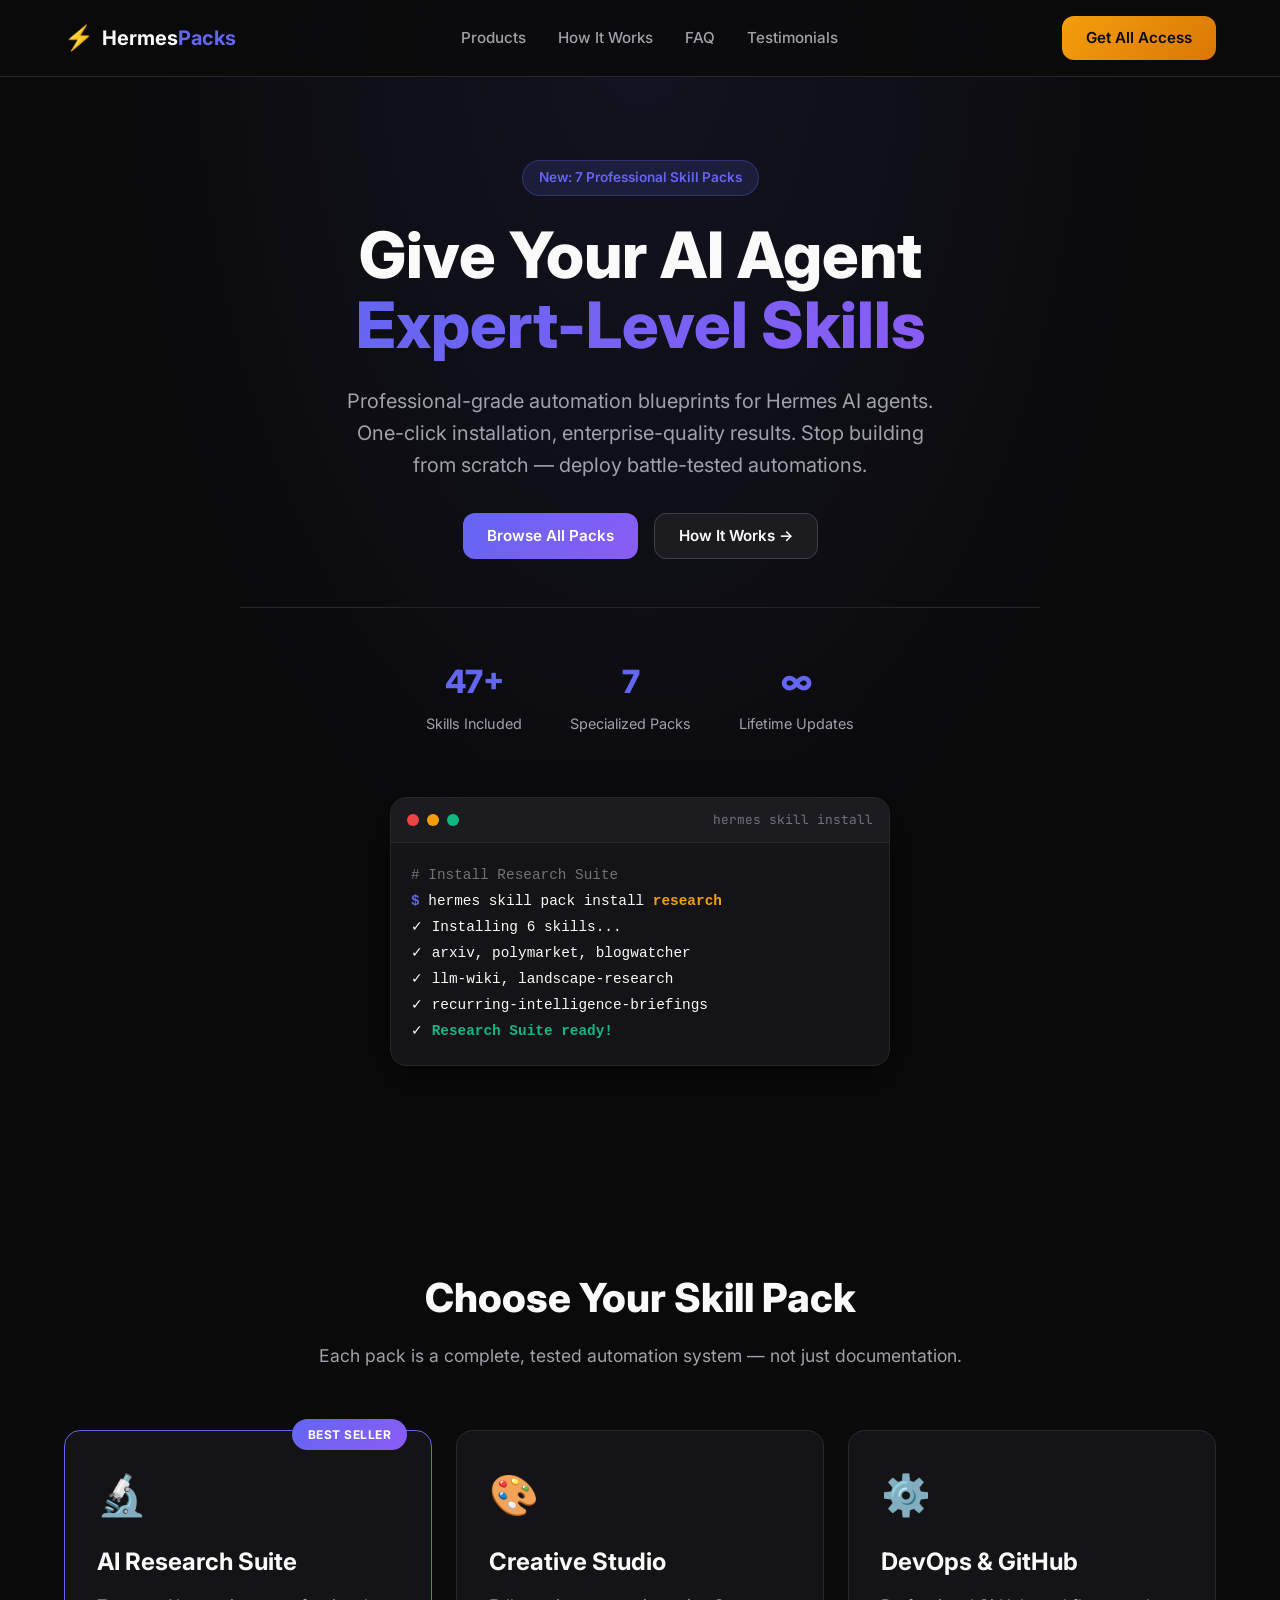
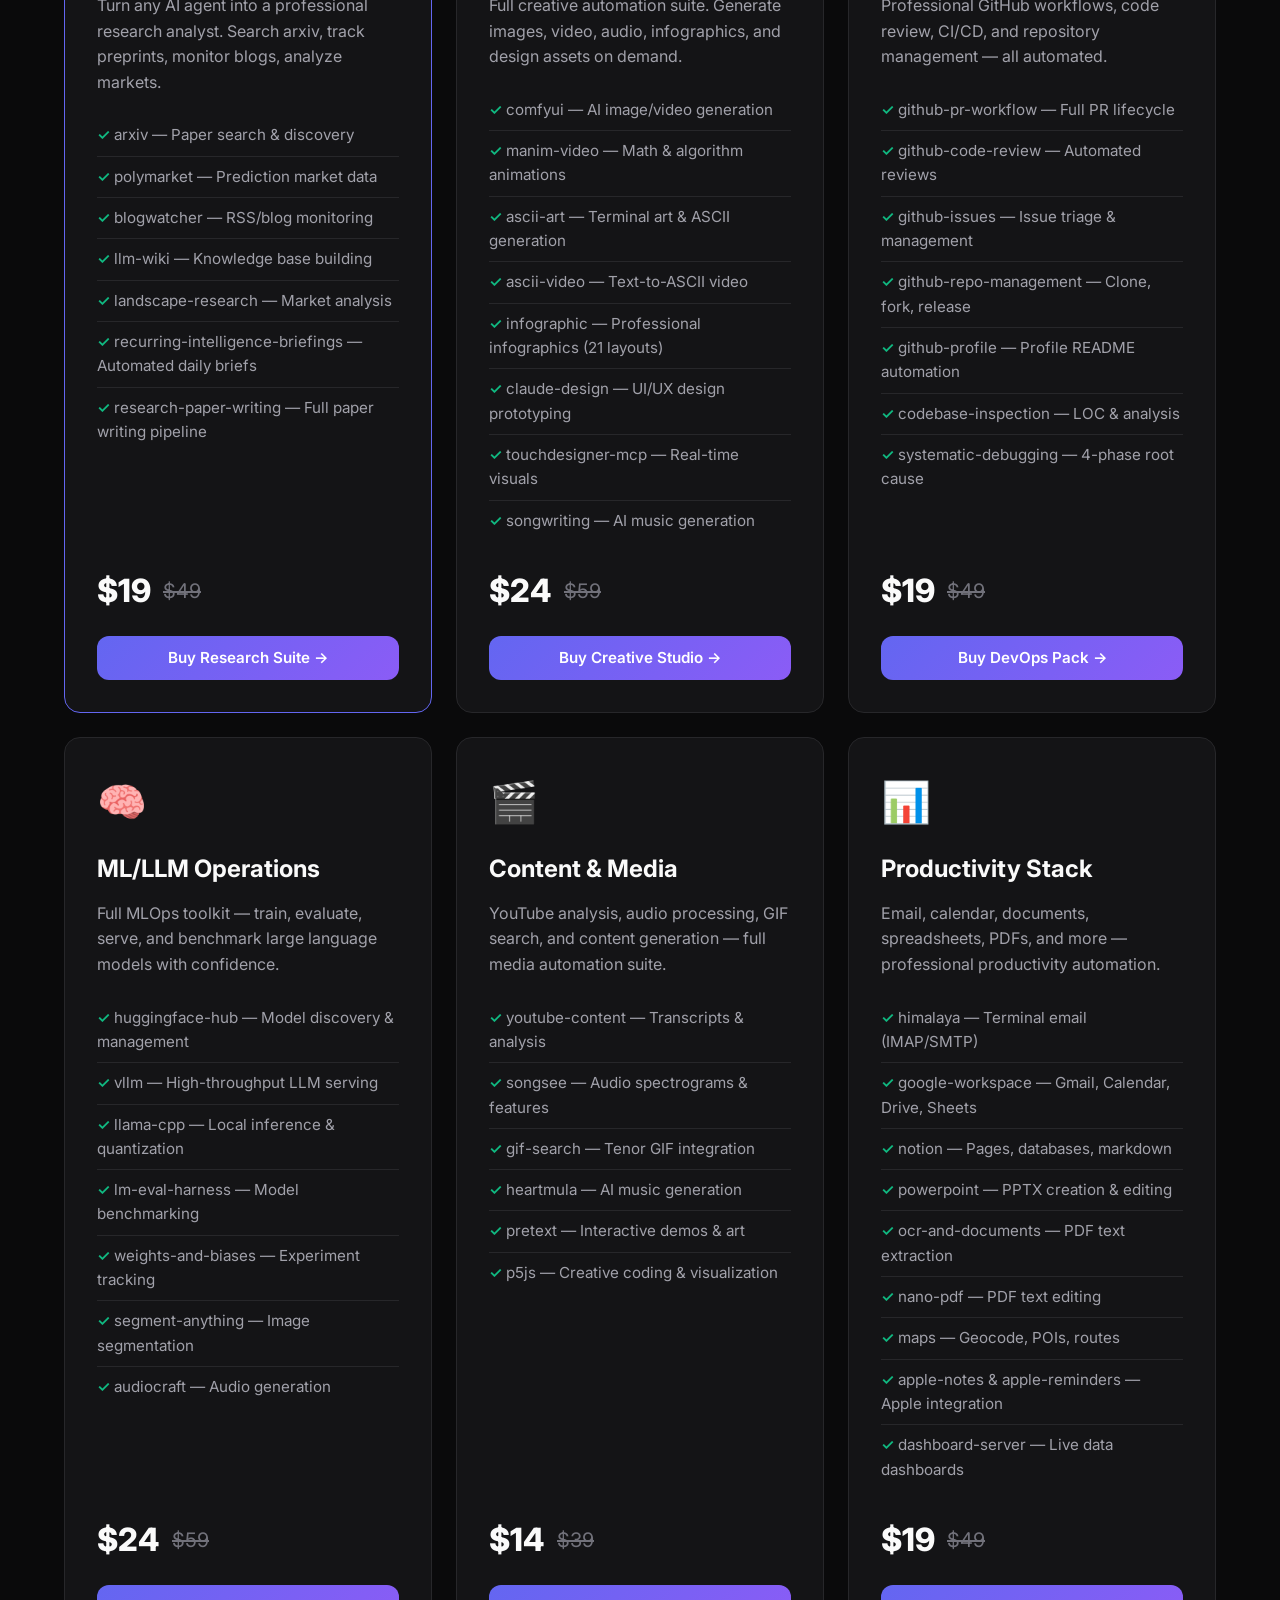
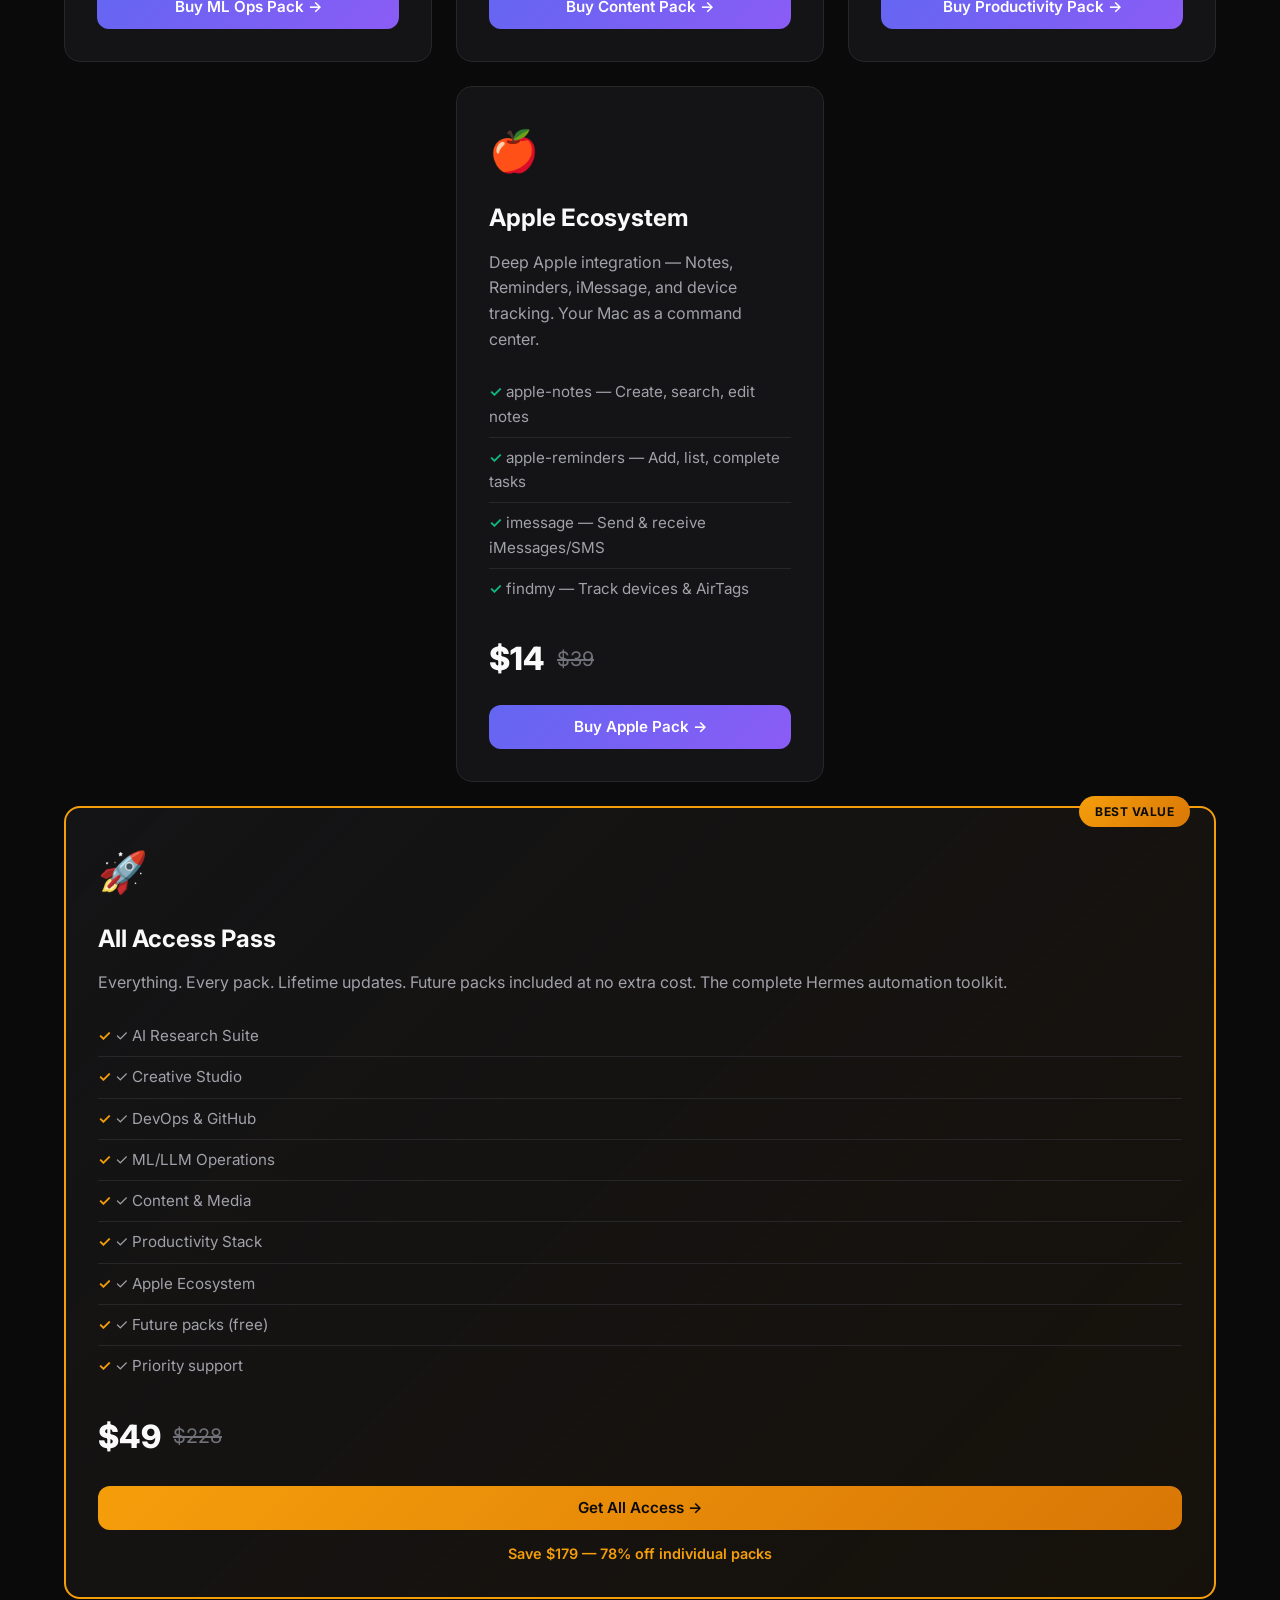
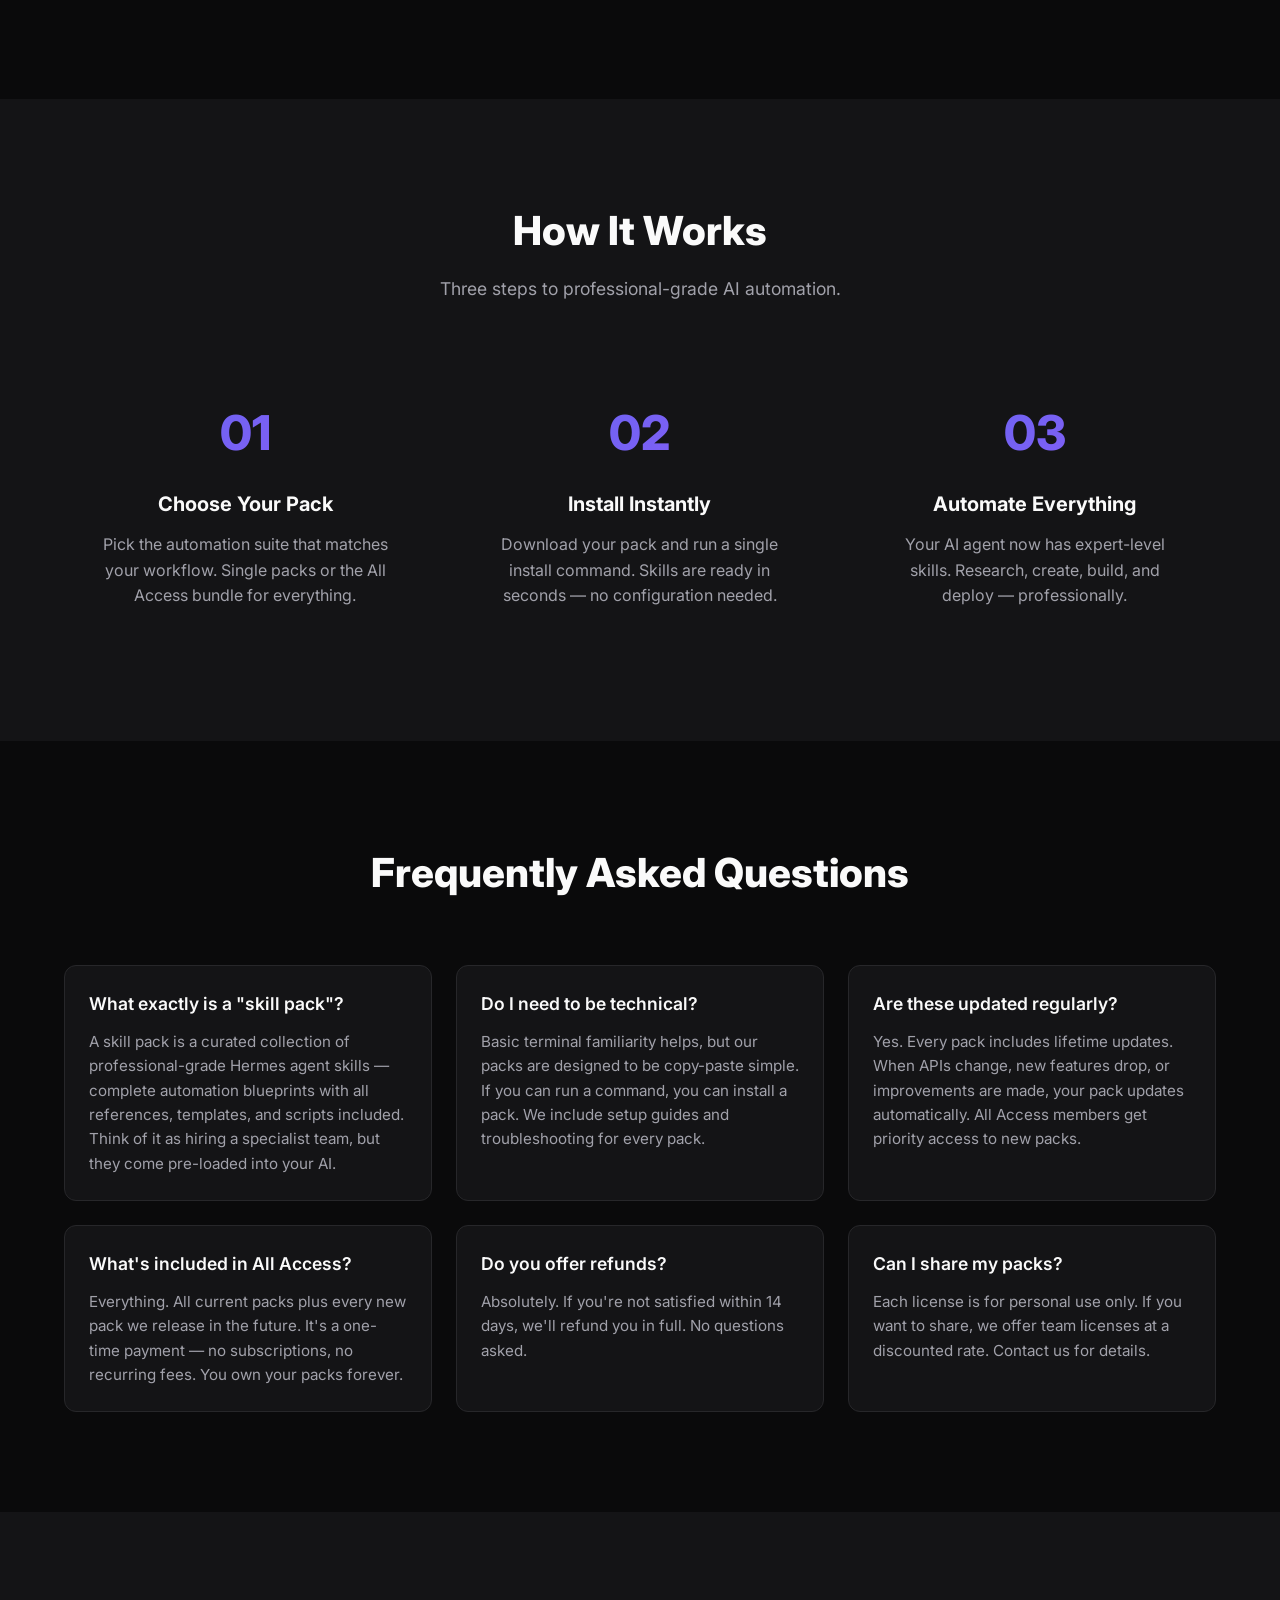
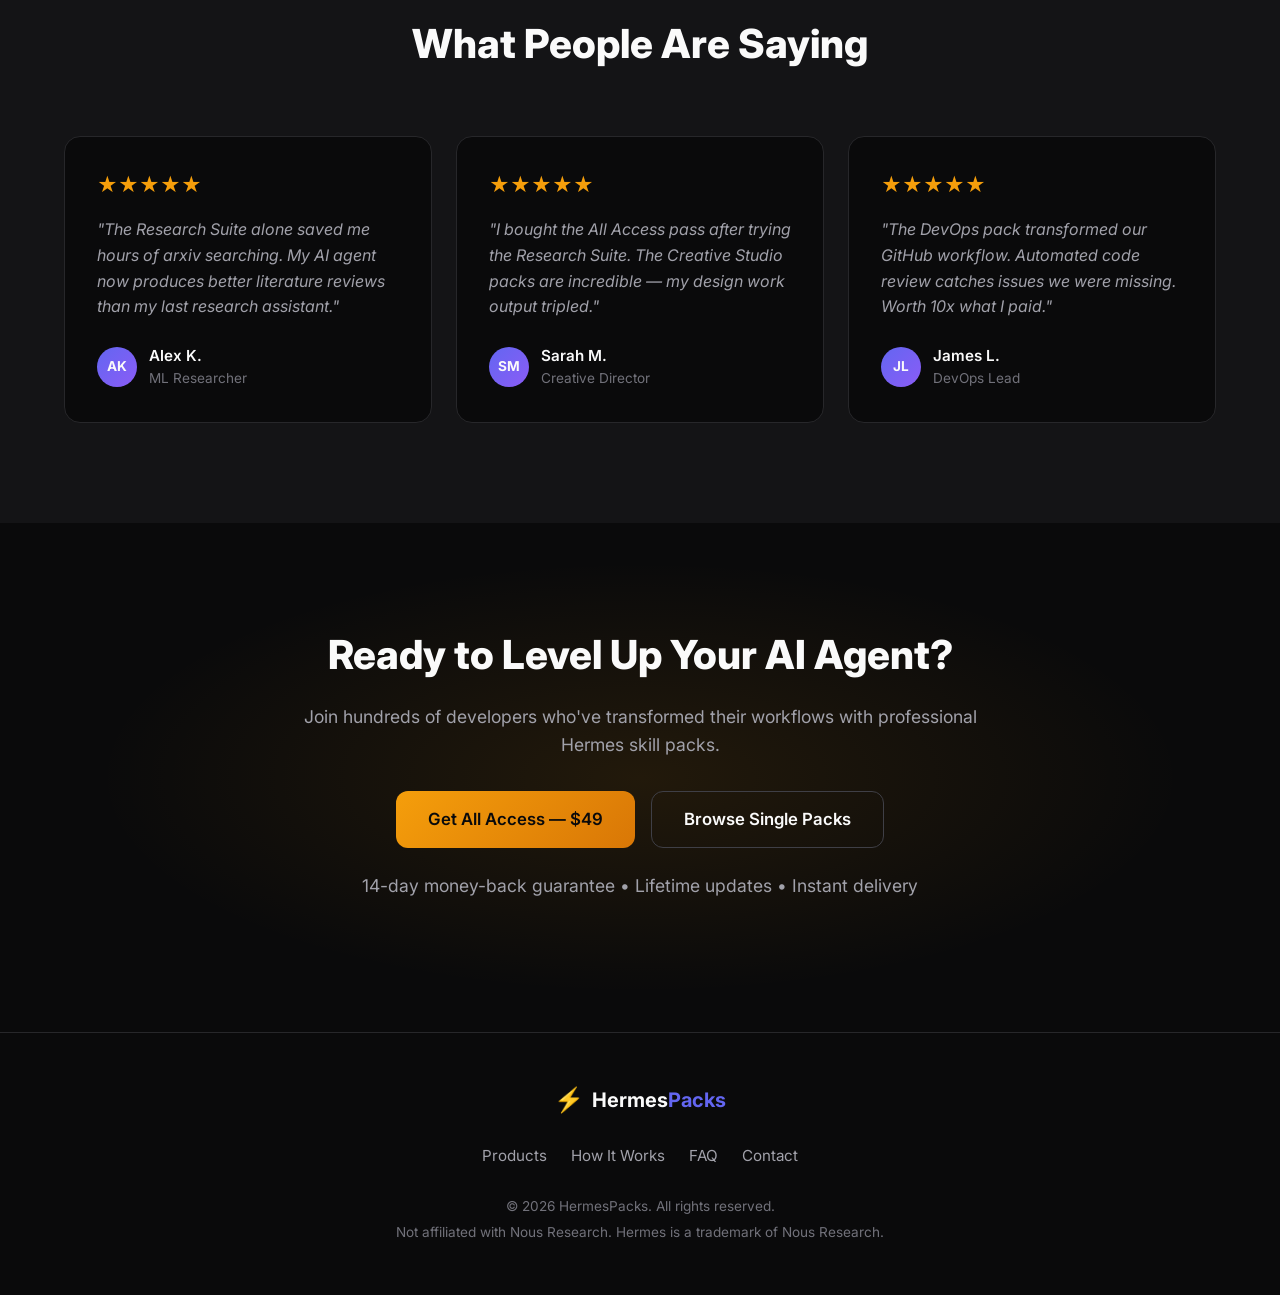
<file: index.html>
<!DOCTYPE html>
<html lang="en">
<head>
  <meta charset="UTF-8">
  <meta name="viewport" content="width=device-width, initial-scale=1.0">
  <title>Hermes Skill Packs — Portable Automations for AI Agents</title>
  <meta name="description" content="Professional-grade Hermes AI agent skill packs. Copy-paste automation blueprints that give any AI agent expert-level skills in seconds.">
  <link rel="stylesheet" href="css/style.css">
  <link rel="preconnect" href="https://fonts.googleapis.com">
  <link href="https://fonts.googleapis.com/css2?family=Inter:wght@300;400;500;600;700;800&family=JetBrains+Mono:wght@400;500;600&display=swap" rel="stylesheet">
  <script defer src="js/main.js"></script>
</head>
<body>
  <!-- Header -->
  <header class="header">
    <div class="container">
      <div class="header-content">
        <div class="logo">
          <span class="logo-icon">⚡</span>
          <span class="logo-text">Hermes<span class="logo-accent">Packs</span></span>
        </div>
        <nav class="nav">
          <a href="#products">Products</a>
          <a href="#how-it-works">How It Works</a>
          <a href="#faq">FAQ</a>
          <a href="#testimonials">Testimonials</a>
        </nav>
        <a href="#all-access" class="btn btn-gold">Get All Access</a>
      </div>
    </div>
  </header>

  <!-- Hero -->
  <section class="hero">
    <div class="container">
      <div class="hero-content">
        <div class="hero-badge">New: 7 Professional Skill Packs</div>
        <h1 class="hero-title">
          Give Your AI Agent<br>
          <span class="gradient-text">Expert-Level Skills</span>
        </h1>
        <p class="hero-subtitle">
          Professional-grade automation blueprints for Hermes AI agents. 
          One-click installation, enterprise-quality results. 
          Stop building from scratch — deploy battle-tested automations.
        </p>
        <div class="hero-buttons">
          <a href="#products" class="btn btn-primary">Browse All Packs</a>
          <a href="#how-it-works" class="btn btn-secondary">How It Works →</a>
        </div>
        <div class="hero-stats">
          <div class="stat">
            <span class="stat-number">47+</span>
            <span class="stat-label">Skills Included</span>
          </div>
          <div class="stat">
            <span class="stat-number">7</span>
            <span class="stat-label">Specialized Packs</span>
          </div>
          <div class="stat">
            <span class="stat-number">∞</span>
            <span class="stat-label">Lifetime Updates</span>
          </div>
        </div>
      </div>
      <div class="hero-visual">
        <div class="code-window">
          <div class="code-window-header">
            <span class="dot red"></span>
            <span class="dot yellow"></span>
            <span class="dot green"></span>
            <span class="code-title">hermes skill install</span>
          </div>
          <div class="code-window-body">
            <code>
              <span class="code-line"><span class="comment"># Install Research Suite</span></span>
              <span class="code-line"><span class="prompt">$</span> hermes skill pack install <span class="highlight">research</span></span>
              <span class="code-line">✓ Installing 6 skills...</span>
              <span class="code-line">✓ arxiv, polymarket, blogwatcher</span>
              <span class="code-line">✓ llm-wiki, landscape-research</span>
              <span class="code-line">✓ recurring-intelligence-briefings</span>
              <span class="code-line">✓ <span class="success">Research Suite ready!</span></span>
            </code>
          </div>
        </div>
      </div>
    </div>
  </section>

  <!-- Products Grid -->
  <section id="products" class="products">
    <div class="container">
      <div class="section-header">
        <h2 class="section-title">Choose Your Skill Pack</h2>
        <p class="section-subtitle">Each pack is a complete, tested automation system — not just documentation.</p>
      </div>

      <div class="product-grid">
        <!-- Product 1: AI Research -->
        <div class="product-card featured">
          <div class="product-badge">Best Seller</div>
          <div class="product-icon">🔬</div>
          <h3 class="product-name">AI Research Suite</h3>
          <p class="product-description">
            Turn any AI agent into a professional research analyst. 
            Search arxiv, track preprints, monitor blogs, analyze markets.
          </p>
          <ul class="product-features">
            <li>arxiv — Paper search & discovery</li>
            <li>polymarket — Prediction market data</li>
            <li>blogwatcher — RSS/blog monitoring</li>
            <li>llm-wiki — Knowledge base building</li>
            <li>landscape-research — Market analysis</li>
            <li>recurring-intelligence-briefings — Automated daily briefs</li>
            <li>research-paper-writing — Full paper writing pipeline</li>
          </ul>
          <div class="product-pricing">
            <span class="product-price">$19</span>
            <span class="product-original">$49</span>
          </div>
          <a href="order.html?pack=research-suite" class="btn btn-primary full-width">Buy Research Suite →</a>
        </div>

        <!-- Product 2: Creative Studio -->
        <div class="product-card">
          <div class="product-icon">🎨</div>
          <h3 class="product-name">Creative Studio</h3>
          <p class="product-description">
            Full creative automation suite. Generate images, video, audio, 
            infographics, and design assets on demand.
          </p>
          <ul class="product-features">
            <li>comfyui — AI image/video generation</li>
            <li>manim-video — Math & algorithm animations</li>
            <li>ascii-art — Terminal art & ASCII generation</li>
            <li>ascii-video — Text-to-ASCII video</li>
            <li>infographic — Professional infographics (21 layouts)</li>
            <li>claude-design — UI/UX design prototyping</li>
            <li>touchdesigner-mcp — Real-time visuals</li>
            <li>songwriting — AI music generation</li>
          </ul>
          <div class="product-pricing">
            <span class="product-price">$24</span>
            <span class="product-original">$59</span>
          </div>
          <a href="order.html?pack=creative-studio" class="btn btn-primary full-width">Buy Creative Studio →</a>
        </div>

        <!-- Product 3: DevOps & GitHub -->
        <div class="product-card">
          <div class="product-icon">⚙️</div>
          <h3 class="product-name">DevOps & GitHub</h3>
          <p class="product-description">
            Professional GitHub workflows, code review, CI/CD, and 
            repository management — all automated.
          </p>
          <ul class="product-features">
            <li>github-pr-workflow — Full PR lifecycle</li>
            <li>github-code-review — Automated reviews</li>
            <li>github-issues — Issue triage & management</li>
            <li>github-repo-management — Clone, fork, release</li>
            <li>github-profile — Profile README automation</li>
            <li>codebase-inspection — LOC & analysis</li>
            <li>systematic-debugging — 4-phase root cause</li>
          </ul>
          <div class="product-pricing">
            <span class="product-price">$19</span>
            <span class="product-original">$49</span>
          </div>
          <a href="order.html?pack=devops-github" class="btn btn-primary full-width">Buy DevOps Pack →</a>
        </div>

        <!-- Product 4: ML/LLM Ops -->
        <div class="product-card">
          <div class="product-icon">🧠</div>
          <h3 class="product-name">ML/LLM Operations</h3>
          <p class="product-description">
            Full MLOps toolkit — train, evaluate, serve, and benchmark 
            large language models with confidence.
          </p>
          <ul class="product-features">
            <li>huggingface-hub — Model discovery & management</li>
            <li>vllm — High-throughput LLM serving</li>
            <li>llama-cpp — Local inference & quantization</li>
            <li>lm-eval-harness — Model benchmarking</li>
            <li>weights-and-biases — Experiment tracking</li>
            <li>segment-anything — Image segmentation</li>
            <li>audiocraft — Audio generation</li>
          </ul>
          <div class="product-pricing">
            <span class="product-price">$24</span>
            <span class="product-original">$59</span>
          </div>
          <a href="order.html?pack=ml-ops" class="btn btn-primary full-width">Buy ML Ops Pack →</a>
        </div>

        <!-- Product 5: Content & Media -->
        <div class="product-card">
          <div class="product-icon">🎬</div>
          <h3 class="product-name">Content & Media</h3>
          <p class="product-description">
            YouTube analysis, audio processing, GIF search, and content 
            generation — full media automation suite.
          </p>
          <ul class="product-features">
            <li>youtube-content — Transcripts & analysis</li>
            <li>songsee — Audio spectrograms & features</li>
            <li>gif-search — Tenor GIF integration</li>
            <li>heartmula — AI music generation</li>
            <li>pretext — Interactive demos & art</li>
            <li>p5js — Creative coding & visualization</li>
          </ul>
          <div class="product-pricing">
            <span class="product-price">$14</span>
            <span class="product-original">$39</span>
          </div>
          <a href="order.html?pack=content-media" class="btn btn-primary full-width">Buy Content Pack →</a>
        </div>

        <!-- Product 6: Productivity Stack -->
        <div class="product-card">
          <div class="product-icon">📊</div>
          <h3 class="product-name">Productivity Stack</h3>
          <p class="product-description">
            Email, calendar, documents, spreadsheets, PDFs, and more — 
            professional productivity automation.
          </p>
          <ul class="product-features">
            <li>himalaya — Terminal email (IMAP/SMTP)</li>
            <li>google-workspace — Gmail, Calendar, Drive, Sheets</li>
            <li>notion — Pages, databases, markdown</li>
            <li>powerpoint — PPTX creation & editing</li>
            <li>ocr-and-documents — PDF text extraction</li>
            <li>nano-pdf — PDF text editing</li>
            <li>maps — Geocode, POIs, routes</li>
            <li>apple-notes & apple-reminders — Apple integration</li>
            <li>dashboard-server — Live data dashboards</li>
          </ul>
          <div class="product-pricing">
            <span class="product-price">$19</span>
            <span class="product-original">$49</span>
          </div>
          <a href="order.html?pack=productivity" class="btn btn-primary full-width">Buy Productivity Pack →</a>
        </div>

        <!-- Product 7: Apple Automation -->
        <div class="product-card product-card--centered">
          <div class="product-icon">🍎</div>
          <h3 class="product-name">Apple Ecosystem</h3>
          <p class="product-description">
            Deep Apple integration — Notes, Reminders, iMessage, and 
            device tracking. Your Mac as a command center.
          </p>
          <ul class="product-features">
            <li>apple-notes — Create, search, edit notes</li>
            <li>apple-reminders — Add, list, complete tasks</li>
            <li>imessage — Send & receive iMessages/SMS</li>
            <li>findmy — Track devices & AirTags</li>
          </ul>
          <div class="product-pricing">
            <span class="product-price">$14</span>
            <span class="product-original">$39</span>
          </div>
          <a href="order.html?pack=apple-ecosystem" class="btn btn-primary full-width">Buy Apple Pack →</a>
        </div>

        <!-- ALL ACCESS -->
        <div class="product-card all-access" id="all-access">
          <div class="product-badge all-access-badge">Best Value</div>
          <div class="product-icon">🚀</div>
          <h3 class="product-name">All Access Pass</h3>
          <p class="product-description">
            Everything. Every pack. Lifetime updates. Future packs included 
            at no extra cost. The complete Hermes automation toolkit.
          </p>
          <ul class="product-features all-access-features">
            <li>✓ AI Research Suite</li>
            <li>✓ Creative Studio</li>
            <li>✓ DevOps & GitHub</li>
            <li>✓ ML/LLM Operations</li>
            <li>✓ Content & Media</li>
            <li>✓ Productivity Stack</li>
            <li>✓ Apple Ecosystem</li>
            <li>✓ Future packs (free)</li>
            <li>✓ Priority support</li>
          </ul>
          <div class="product-pricing all-access-pricing">
            <span class="product-price">$49</span>
            <span class="product-original">$228</span>
          </div>
          <a href="order.html?pack=all-access" class="btn btn-gold full-width">Get All Access →</a>
          <p class="all-access-savings">Save $179 — 78% off individual packs</p>
        </div>
      </div>
    </div>
  </section>

  <!-- How It Works -->
  <section id="how-it-works" class="how-it-works">
    <div class="container">
      <div class="section-header">
        <h2 class="section-title">How It Works</h2>
        <p class="section-subtitle">Three steps to professional-grade AI automation.</p>
      </div>
      <div class="steps-grid">
        <div class="step-card">
          <div class="step-number">01</div>
          <h3>Choose Your Pack</h3>
          <p>Pick the automation suite that matches your workflow. 
          Single packs or the All Access bundle for everything.</p>
        </div>
        <div class="step-card">
          <div class="step-number">02</div>
          <h3>Install Instantly</h3>
          <p>Download your pack and run a single install command. 
          Skills are ready in seconds — no configuration needed.</p>
        </div>
        <div class="step-card">
          <div class="step-number">03</div>
          <h3>Automate Everything</h3>
          <p>Your AI agent now has expert-level skills. 
          Research, create, build, and deploy — professionally.</p>
        </div>
      </div>
    </div>
  </section>

  <!-- FAQ -->
  <section id="faq" class="faq">
    <div class="container">
      <div class="section-header">
        <h2 class="section-title">Frequently Asked Questions</h2>
      </div>
      <div class="faq-grid">
        <div class="faq-item">
          <h3>What exactly is a "skill pack"?</h3>
          <p>A skill pack is a curated collection of professional-grade Hermes agent skills — 
          complete automation blueprints with all references, templates, and scripts included. 
          Think of it as hiring a specialist team, but they come pre-loaded into your AI.</p>
        </div>
        <div class="faq-item">
          <h3>Do I need to be technical?</h3>
          <p>Basic terminal familiarity helps, but our packs are designed to be 
          copy-paste simple. If you can run a command, you can install a pack. 
          We include setup guides and troubleshooting for every pack.</p>
        </div>
        <div class="faq-item">
          <h3>Are these updated regularly?</h3>
          <p>Yes. Every pack includes lifetime updates. When APIs change, new features 
          drop, or improvements are made, your pack updates automatically. 
          All Access members get priority access to new packs.</p>
        </div>
        <div class="faq-item">
          <h3>What's included in All Access?</h3>
          <p>Everything. All current packs plus every new pack we release in the future. 
          It's a one-time payment — no subscriptions, no recurring fees. 
          You own your packs forever.</p>
        </div>
        <div class="faq-item">
          <h3>Do you offer refunds?</h3>
          <p>Absolutely. If you're not satisfied within 14 days, 
          we'll refund you in full. No questions asked.</p>
        </div>
        <div class="faq-item">
          <h3>Can I share my packs?</h3>
          <p>Each license is for personal use only. If you want to share, 
          we offer team licenses at a discounted rate. Contact us for details.</p>
        </div>
      </div>
    </div>
  </section>

  <!-- Testimonials -->
  <section id="testimonials" class="testimonials">
    <div class="container">
      <div class="section-header">
        <h2 class="section-title">What People Are Saying</h2>
      </div>
      <div class="testimonials-grid">
        <div class="testimonial-card">
          <div class="testimonial-stars">★★★★★</div>
          <p>"The Research Suite alone saved me hours of arxiv searching. 
          My AI agent now produces better literature reviews than my last research assistant."</p>
          <div class="testimonial-author">
            <div class="author-avatar">AK</div>
            <div class="author-info">
              <span class="author-name">Alex K.</span>
              <span class="author-role">ML Researcher</span>
            </div>
          </div>
        </div>
        <div class="testimonial-card">
          <div class="testimonial-stars">★★★★★</div>
          <p>"I bought the All Access pass after trying the Research Suite. 
          The Creative Studio packs are incredible — my design work output tripled."</p>
          <div class="testimonial-author">
            <div class="author-avatar">SM</div>
            <div class="author-info">
              <span class="author-name">Sarah M.</span>
              <span class="author-role">Creative Director</span>
            </div>
          </div>
        </div>
        <div class="testimonial-card">
          <div class="testimonial-stars">★★★★★</div>
          <p>"The DevOps pack transformed our GitHub workflow. Automated code review 
          catches issues we were missing. Worth 10x what I paid."</p>
          <div class="testimonial-author">
            <div class="author-avatar">JL</div>
            <div class="author-info">
              <span class="author-name">James L.</span>
              <span class="author-role">DevOps Lead</span>
            </div>
          </div>
        </div>
      </div>
    </div>
  </section>

  <!-- CTA -->
  <section class="cta">
    <div class="container">
      <div class="cta-content">
        <h2>Ready to Level Up Your AI Agent?</h2>
        <p>Join hundreds of developers who've transformed their workflows 
        with professional Hermes skill packs.</p>
        <div class="cta-buttons">
          <a href="#all-access" class="btn btn-gold btn-large">Get All Access — $49</a>
          <a href="#products" class="btn btn-outline btn-large">Browse Single Packs</a>
        </div>
        <p class="cta-note">14-day money-back guarantee • Lifetime updates • Instant delivery</p>
      </div>
    </div>
  </section>

  <!-- Footer -->
  <footer class="footer">
    <div class="container">
      <div class="footer-content">
        <div class="footer-brand">
          <span class="logo-icon">⚡</span>
          <span class="logo-text">Hermes<span class="logo-accent">Packs</span></span>
        </div>
        <div class="footer-links">
          <a href="#products">Products</a>
          <a href="#how-it-works">How It Works</a>
          <a href="#faq">FAQ</a>
          <a href="mailto:hello@hermespacks.com">Contact</a>
        </div>
        <div class="footer-legal">
          <p>© 2026 HermesPacks. All rights reserved.</p>
          <p>Not affiliated with Nous Research. Hermes is a trademark of Nous Research.</p>
        </div>
      </div>
    </div>
  </footer>
</body>
</html>
</file>
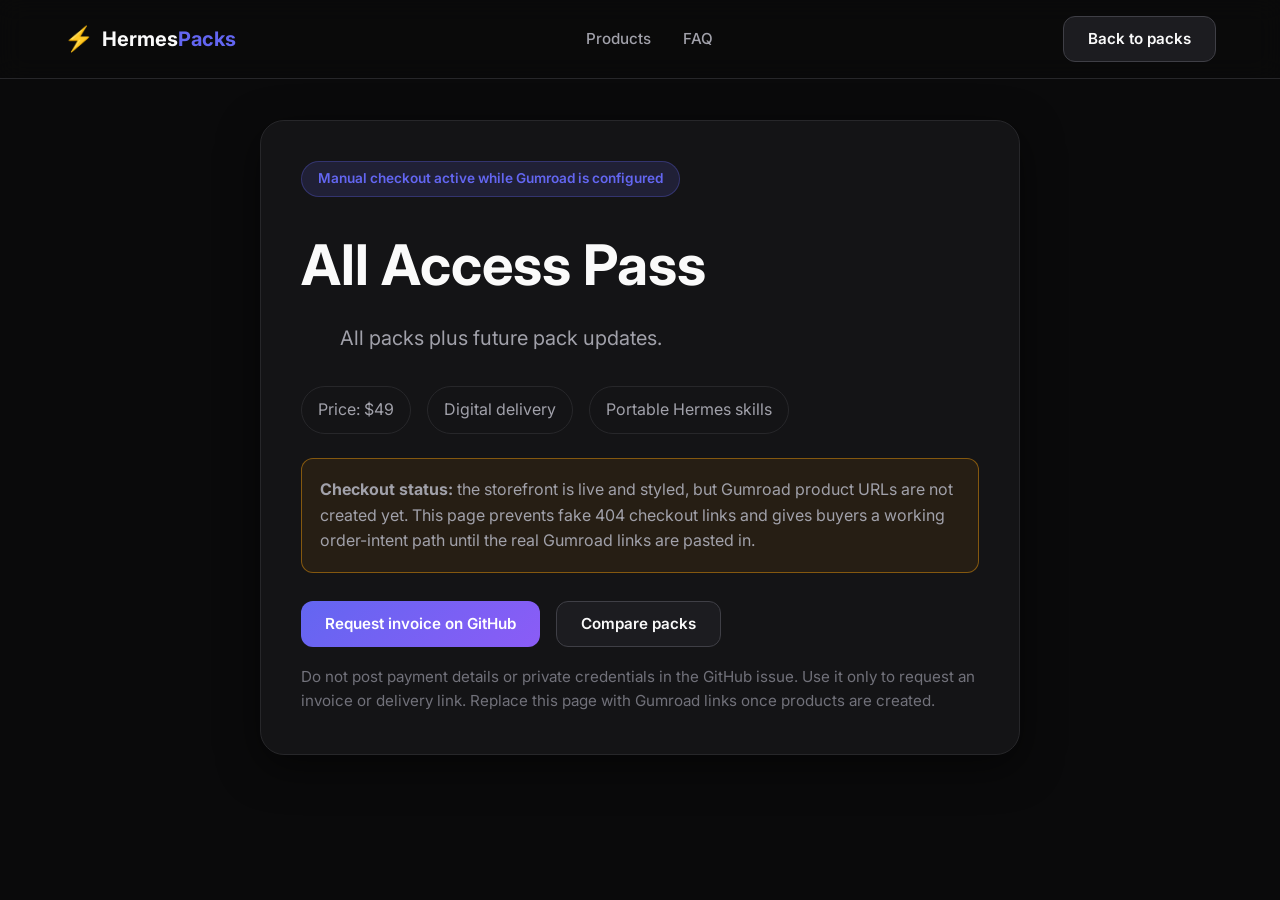
<file: order.html>
<!DOCTYPE html>
<html lang="en">
<head>
  <meta charset="UTF-8">
  <meta name="viewport" content="width=device-width, initial-scale=1.0">
  <title>Order HermesPacks</title>
  <meta name="description" content="Request a HermesPacks invoice while Gumroad checkout is being configured.">
  <link rel="stylesheet" href="css/style.css">
  <link rel="preconnect" href="https://fonts.googleapis.com">
  <link href="https://fonts.googleapis.com/css2?family=Inter:wght@300;400;500;600;700;800&family=JetBrains+Mono:wght@400;500;600&display=swap" rel="stylesheet">
  <style>
    .order-page { min-height: 100vh; padding: 120px 0 80px; }
    .order-card { max-width: 760px; margin: 0 auto; background: var(--bg-secondary); border: 1px solid var(--border); border-radius: var(--radius-xl); padding: 40px; box-shadow: var(--shadow-lg); }
    .order-card h1 { font-size: clamp(2rem, 5vw, 3.5rem); margin-bottom: 12px; }
    .order-meta { display: flex; gap: 16px; flex-wrap: wrap; margin: 24px 0; }
    .order-pill { padding: 10px 16px; border: 1px solid var(--border); border-radius: 999px; color: var(--text-secondary); }
    .order-warning { margin: 24px 0; padding: 18px; border: 1px solid rgba(245,158,11,.45); background: rgba(245,158,11,.08); border-radius: var(--radius-md); color: var(--text-secondary); line-height: 1.6; }
    .order-actions { display: flex; gap: 16px; flex-wrap: wrap; margin-top: 28px; }
    .order-note { color: var(--text-tertiary); margin-top: 18px; font-size: .95rem; line-height: 1.6; }
  </style>
</head>
<body>
  <header class="header">
    <div class="container">
      <div class="header-content">
        <a href="index.html" class="logo" style="text-decoration:none"><span class="logo-icon">⚡</span><span class="logo-text">Hermes<span class="logo-accent">Packs</span></span></a>
        <nav class="nav"><a href="index.html#products">Products</a><a href="index.html#faq">FAQ</a></nav>
        <a href="index.html#products" class="btn btn-secondary">Back to packs</a>
      </div>
    </div>
  </header>
  <main class="order-page">
    <div class="container">
      <section class="order-card">
        <div class="hero-badge">Manual checkout active while Gumroad is configured</div>
        <h1 id="productName">HermesPacks Order</h1>
        <p class="hero-subtitle" id="productSummary">Request an invoice for the selected skill pack.</p>
        <div class="order-meta">
          <span class="order-pill" id="productPrice">Price: $—</span>
          <span class="order-pill">Digital delivery</span>
          <span class="order-pill">Portable Hermes skills</span>
        </div>
        <div class="order-warning">
          <strong>Checkout status:</strong> the storefront is live and styled, but Gumroad product URLs are not created yet. This page prevents fake 404 checkout links and gives buyers a working order-intent path until the real Gumroad links are pasted in.
        </div>
        <div class="order-actions">
          <a id="issueLink" class="btn btn-primary" target="_blank" rel="noopener">Request invoice on GitHub</a>
          <a href="index.html#products" class="btn btn-secondary">Compare packs</a>
        </div>
        <p class="order-note">Do not post payment details or private credentials in the GitHub issue. Use it only to request an invoice or delivery link. Replace this page with Gumroad links once products are created.</p>
      </section>
    </div>
  </main>
  <script>
  const PRODUCTS = {
    'research-suite': { name: 'AI Research Suite', price: '19', summary: 'Best for researchers, analysts, and market watchers.' },
    'creative-studio': { name: 'Creative Studio', price: '24', summary: 'Best for creators, designers, and media experiments.' },
    'devops-github': { name: 'DevOps & GitHub', price: '19', summary: 'Best for developers shipping with GitHub workflows.' },
    'ml-ops': { name: 'ML/LLM Operations', price: '24', summary: 'Best for local-model, evaluation, and inference workflows.' },
    'content-media': { name: 'Content & Media', price: '14', summary: 'Best for YouTube, audio, and content automation.' },
    'productivity': { name: 'Productivity Stack', price: '19', summary: 'Best for documents, email, notes, dashboards, and everyday ops.' },
    'apple-ecosystem': { name: 'Apple Ecosystem', price: '14', summary: 'Best for macOS/iMessage/Notes/Reminders workflows.' },
    'all-access': { name: 'All Access Pass', price: '49', summary: 'All packs plus future pack updates.' },
  };
  const params = new URLSearchParams(location.search);
  const pack = params.get('pack') || 'all-access';
  const product = PRODUCTS[pack] || PRODUCTS['all-access'];
  document.getElementById('productName').textContent = product.name;
  document.getElementById('productSummary').textContent = product.summary;
  document.getElementById('productPrice').textContent = `Price: $${product.price}`;
  const title = `Order request: ${product.name} ($${product.price})`;
  const body = `I want to buy ${product.name} for $${product.price}. Please send the payment/invoice and delivery details.

Note: I will not post private payment info here.`;
  document.getElementById('issueLink').href = `https://github.com/Dennis-Gireesh/automations-store/issues/new?title=${encodeURIComponent(title)}&body=${encodeURIComponent(body)}`;
  </script>
</body>
</html>
</file>
<file: css/style.css>
/* === RESET & BASE === */
*, *::before, *::after {
  box-sizing: border-box;
  margin: 0;
  padding: 0;
}

:root {
  --bg-primary: #0a0a0b;
  --bg-secondary: #141416;
  --bg-tertiary: #1c1c20;
  --text-primary: #fafafa;
  --text-secondary: #a1a1aa;
  --text-tertiary: #71717a;
  --accent-primary: #6366f1;
  --accent-secondary: #8b5cf6;
  --accent-gradient: linear-gradient(135deg, #6366f1, #8b5cf6);
  --gold: #f59e0b;
  --gold-gradient: linear-gradient(135deg, #f59e0b, #d97706);
  --success: #10b981;
  --error: #ef4444;
  --border: #27272a;
  --border-light: #3f3f46;
  --radius-sm: 6px;
  --radius-md: 12px;
  --radius-lg: 16px;
  --radius-xl: 24px;
  --shadow-sm: 0 1px 2px rgba(0,0,0,0.3);
  --shadow-md: 0 4px 12px rgba(0,0,0,0.4);
  --shadow-lg: 0 12px 40px rgba(0,0,0,0.5);
  --transition: all 0.3s cubic-bezier(0.4, 0, 0.2, 1);
}

html {
  scroll-behavior: smooth;
  font-size: 16px;
}

body {
  font-family: 'Inter', -apple-system, BlinkMacSystemFont, sans-serif;
  background: var(--bg-primary);
  color: var(--text-primary);
  line-height: 1.6;
  overflow-x: hidden;
}

.container {
  max-width: 1200px;
  margin: 0 auto;
  padding: 0 24px;
}

/* === HEADER === */
.header {
  position: fixed;
  top: 0;
  left: 0;
  right: 0;
  z-index: 1000;
  background: rgba(10, 10, 11, 0.8);
  backdrop-filter: blur(12px);
  border-bottom: 1px solid var(--border);
}

.header-content {
  display: flex;
  align-items: center;
  justify-content: space-between;
  padding: 16px 0;
}

.logo {
  display: flex;
  align-items: center;
  gap: 8px;
}

.logo-icon {
  font-size: 1.5rem;
}

.logo-text {
  font-size: 1.25rem;
  font-weight: 700;
  color: var(--text-primary);
}

.logo-accent {
  color: var(--accent-primary);
}

.nav {
  display: flex;
  gap: 32px;
}

.nav a {
  color: var(--text-secondary);
  text-decoration: none;
  font-weight: 500;
  font-size: 0.95rem;
  transition: var(--transition);
}

.nav a:hover {
  color: var(--text-primary);
}

/* === BUTTONS === */
.btn {
  display: inline-flex;
  align-items: center;
  justify-content: center;
  padding: 10px 24px;
  border-radius: var(--radius-md);
  font-weight: 600;
  font-size: 0.95rem;
  text-decoration: none;
  cursor: pointer;
  transition: var(--transition);
  border: none;
}

.btn-primary {
  background: var(--accent-gradient);
  color: white;
}

.btn-primary:hover {
  transform: translateY(-2px);
  box-shadow: 0 8px 24px rgba(99, 102, 241, 0.4);
}

.btn-secondary {
  background: var(--bg-tertiary);
  color: var(--text-primary);
  border: 1px solid var(--border-light);
}

.btn-secondary:hover {
  border-color: var(--accent-primary);
  background: var(--bg-secondary);
}

.btn-gold {
  background: var(--gold-gradient);
  color: var(--bg-primary);
}

.btn-gold:hover {
  transform: translateY(-2px);
  box-shadow: 0 8px 24px rgba(245, 158, 11, 0.4);
}

.btn-outline {
  background: transparent;
  color: var(--text-primary);
  border: 1px solid var(--border-light);
}

.btn-outline:hover {
  border-color: var(--accent-primary);
  background: rgba(99, 102, 241, 0.1);
}

.btn-large {
  padding: 14px 32px;
  font-size: 1.05rem;
}

.full-width {
  width: 100%;
}

/* === HERO === */
.hero {
  padding: 160px 0 100px;
  background: radial-gradient(ellipse at top, rgba(99, 102, 241, 0.1), transparent 60%);
}

.hero-content {
  text-align: center;
  max-width: 800px;
  margin: 0 auto 60px;
}

.hero-badge {
  display: inline-block;
  padding: 6px 16px;
  background: rgba(99, 102, 241, 0.15);
  border: 1px solid rgba(99, 102, 241, 0.3);
  border-radius: 100px;
  font-size: 0.85rem;
  font-weight: 600;
  color: var(--accent-primary);
  margin-bottom: 24px;
}

.hero-title {
  font-size: 4rem;
  font-weight: 800;
  line-height: 1.1;
  margin-bottom: 24px;
}

.gradient-text {
  background: var(--accent-gradient);
  -webkit-background-clip: text;
  -webkit-text-fill-color: transparent;
  background-clip: text;
}

.hero-subtitle {
  font-size: 1.25rem;
  color: var(--text-secondary);
  max-width: 600px;
  margin: 0 auto 32px;
}

.hero-buttons {
  display: flex;
  gap: 16px;
  justify-content: center;
  flex-wrap: wrap;
}

.hero-stats {
  display: flex;
  gap: 48px;
  justify-content: center;
  margin-top: 48px;
  padding-top: 48px;
  border-top: 1px solid var(--border);
}

.stat {
  text-align: center;
}

.stat-number {
  display: block;
  font-size: 2rem;
  font-weight: 800;
  color: var(--accent-primary);
  margin-bottom: 4px;
}

.stat-label {
  font-size: 0.9rem;
  color: var(--text-secondary);
}

/* Code Window */
.hero-visual {
  display: flex;
  justify-content: center;
}

.code-window {
  background: var(--bg-secondary);
  border: 1px solid var(--border);
  border-radius: var(--radius-lg);
  overflow: hidden;
  box-shadow: var(--shadow-lg);
  max-width: 500px;
  width: 100%;
}

.code-window-header {
  display: flex;
  align-items: center;
  gap: 8px;
  padding: 12px 16px;
  background: var(--bg-tertiary);
  border-bottom: 1px solid var(--border);
}

.dot {
  width: 12px;
  height: 12px;
  border-radius: 50%;
}

.dot.red { background: #ef4444; }
.dot.yellow { background: #f59e0b; }
.dot.green { background: #10b981; }

.code-title {
  margin-left: auto;
  font-size: 0.8rem;
  color: var(--text-tertiary);
  font-family: 'JetBrains Mono', monospace;
}

.code-window-body {
  padding: 20px;
  font-family: 'JetBrains Mono', monospace;
  font-size: 0.9rem;
  line-height: 1.8;
}

.code-line {
  display: block;
}

.code-line .comment { color: var(--text-tertiary); }
.code-line .prompt { color: var(--accent-primary); font-weight: 600; }
.code-line .highlight { color: var(--gold); font-weight: 600; }
.code-line .success { color: var(--success); font-weight: 600; }

/* === PRODUCTS === */
.products {
  padding: 100px 0;
}

.section-header {
  text-align: center;
  margin-bottom: 60px;
}

.section-title {
  font-size: 2.5rem;
  font-weight: 800;
  margin-bottom: 12px;
}

.section-subtitle {
  font-size: 1.1rem;
  color: var(--text-secondary);
}

.product-grid {
  display: grid;
  grid-template-columns: repeat(3, minmax(0, 1fr));
  gap: 24px;
  align-items: stretch;
}

.product-card {
  position: relative;
  display: flex;
  flex-direction: column;
  background: var(--bg-secondary);
  border: 1px solid var(--border);
  border-radius: var(--radius-lg);
  padding: 32px;
  min-height: 100%;
  transition: var(--transition);
}

.product-card:hover {
  border-color: var(--border-light);
  transform: translateY(-4px);
  box-shadow: var(--shadow-lg);
}

.product-card.featured {
  border-color: var(--accent-primary);
  position: relative;
}

.product-card.all-access {
  background: linear-gradient(135deg, var(--bg-secondary), rgba(245, 158, 11, 0.05));
  border: 2px solid var(--gold);
  grid-column: 1 / -1;
}

/* Center the final single pack so the 7-product grid does not leave an orphan card on the left. */
.product-card--centered {
  grid-column: 2;
}

.product-badge {
  position: absolute;
  top: -12px;
  right: 24px;
  padding: 6px 16px;
  background: var(--accent-gradient);
  color: white;
  font-size: 0.75rem;
  font-weight: 700;
  border-radius: 100px;
  text-transform: uppercase;
  letter-spacing: 0.5px;
}

.all-access-badge {
  background: var(--gold-gradient);
  color: var(--bg-primary);
}

.product-icon {
  font-size: 2.5rem;
  margin-bottom: 16px;
}

.product-name {
  font-size: 1.5rem;
  font-weight: 700;
  margin-bottom: 12px;
}

.product-description {
  color: var(--text-secondary);
  margin-bottom: 20px;
  line-height: 1.6;
}

.product-features {
  list-style: none;
  margin-bottom: 24px;
  flex: 1;
}

.product-features li {
  padding: 8px 0;
  color: var(--text-secondary);
  font-size: 0.95rem;
  border-bottom: 1px solid var(--border);
}

.product-features li:last-child {
  border-bottom: none;
}

.product-features li::before {
  content: "✓ ";
  color: var(--success);
  font-weight: 600;
}

.all-access-features li::before {
  content: "✓ ";
  color: var(--gold);
  font-weight: 600;
}

.product-pricing {
  display: flex;
  align-items: center;
  gap: 12px;
  margin-top: auto;
  margin-bottom: 20px;
}

.product-price {
  font-size: 2rem;
  font-weight: 800;
  color: var(--text-primary);
}

.product-original {
  font-size: 1.25rem;
  color: var(--text-tertiary);
  text-decoration: line-through;
}

.all-access-pricing {
  margin-bottom: 24px;
}

.all-access-savings {
  text-align: center;
  color: var(--gold);
  font-weight: 600;
  font-size: 0.9rem;
  margin-top: 12px;
}

/* === HOW IT WORKS === */
.how-it-works {
  padding: 100px 0;
  background: var(--bg-secondary);
}

.steps-grid {
  display: grid;
  grid-template-columns: repeat(auto-fit, minmax(280px, 1fr));
  gap: 32px;
  margin-top: 60px;
}

.step-card {
  text-align: center;
  padding: 32px;
}

.step-number {
  font-size: 3rem;
  font-weight: 800;
  background: var(--accent-gradient);
  -webkit-background-clip: text;
  -webkit-text-fill-color: transparent;
  background-clip: text;
  margin-bottom: 16px;
}

.step-card h3 {
  font-size: 1.25rem;
  font-weight: 700;
  margin-bottom: 12px;
}

.step-card p {
  color: var(--text-secondary);
  line-height: 1.6;
}

/* === FAQ === */
.faq {
  padding: 100px 0;
}

.faq-grid {
  display: grid;
  grid-template-columns: repeat(auto-fit, minmax(300px, 1fr));
  gap: 24px;
}

.faq-item {
  background: var(--bg-secondary);
  border: 1px solid var(--border);
  border-radius: var(--radius-md);
  padding: 24px;
}

.faq-item h3 {
  font-size: 1.1rem;
  font-weight: 600;
  margin-bottom: 12px;
  color: var(--text-primary);
}

.faq-item p {
  color: var(--text-secondary);
  line-height: 1.6;
  font-size: 0.95rem;
}

/* === TESTIMONIALS === */
.testimonials {
  padding: 100px 0;
  background: var(--bg-secondary);
}

.testimonials-grid {
  display: grid;
  grid-template-columns: repeat(auto-fit, minmax(300px, 1fr));
  gap: 24px;
  margin-top: 60px;
}

.testimonial-card {
  background: var(--bg-primary);
  border: 1px solid var(--border);
  border-radius: var(--radius-lg);
  padding: 32px;
}

.testimonial-stars {
  color: var(--gold);
  font-size: 1.25rem;
  margin-bottom: 16px;
}

.testimonial-card p {
  color: var(--text-secondary);
  line-height: 1.6;
  font-style: italic;
  margin-bottom: 24px;
}

.testimonial-author {
  display: flex;
  align-items: center;
  gap: 12px;
}

.author-avatar {
  width: 40px;
  height: 40px;
  border-radius: 50%;
  background: var(--accent-gradient);
  display: flex;
  align-items: center;
  justify-content: center;
  font-weight: 700;
  font-size: 0.85rem;
}

.author-info {
  display: flex;
  flex-direction: column;
}

.author-name {
  font-weight: 600;
  font-size: 0.95rem;
}

.author-role {
  font-size: 0.85rem;
  color: var(--text-tertiary);
}

/* === CTA === */
.cta {
  padding: 100px 0;
  background: radial-gradient(ellipse at center, rgba(245, 158, 11, 0.1), transparent 60%);
}

.cta-content {
  text-align: center;
  max-width: 700px;
  margin: 0 auto;
}

.cta h2 {
  font-size: 2.5rem;
  font-weight: 800;
  margin-bottom: 16px;
}

.cta p {
  font-size: 1.1rem;
  color: var(--text-secondary);
  margin-bottom: 32px;
}

.cta-buttons {
  display: flex;
  gap: 16px;
  justify-content: center;
  flex-wrap: wrap;
  margin-bottom: 24px;
}

.cta-note {
  color: var(--text-tertiary);
  font-size: 0.9rem;
}

/* === FOOTER === */
.footer {
  padding: 48px 0;
  border-top: 1px solid var(--border);
}

.footer-content {
  display: flex;
  flex-direction: column;
  align-items: center;
  gap: 24px;
}

.footer-brand {
  display: flex;
  align-items: center;
  gap: 8px;
}

.footer-links {
  display: flex;
  gap: 24px;
}

.footer-links a {
  color: var(--text-secondary);
  text-decoration: none;
  font-size: 0.95rem;
  transition: var(--transition);
}

.footer-links a:hover {
  color: var(--text-primary);
}

.footer-legal {
  text-align: center;
  color: var(--text-tertiary);
  font-size: 0.85rem;
}

.footer-legal p {
  margin: 4px 0;
}

/* === RESPONSIVE === */
@media (max-width: 1024px) {
  .product-grid {
    grid-template-columns: repeat(2, minmax(0, 1fr));
  }

  .product-card--centered {
    grid-column: 1 / -1;
    justify-self: center;
    width: min(100%, calc((100% - 24px) / 2));
  }
}

@media (max-width: 768px) {
  .hero-title {
    font-size: 2.5rem;
  }

  .hero-stats {
    gap: 24px;
  }

  .stat-number {
    font-size: 1.5rem;
  }

  .nav {
    display: none;
  }

  .product-grid {
    grid-template-columns: 1fr;
  }

  .product-card--centered {
    grid-column: auto;
    justify-self: stretch;
    width: 100%;
  }

  .product-card.all-access {
    grid-column: 1;
  }

  .section-title {
    font-size: 2rem;
  }

  .steps-grid,
  .faq-grid,
  .testimonials-grid {
    grid-template-columns: 1fr;
  }

  .cta h2 {
    font-size: 2rem;
  }

  .footer-content {
    flex-direction: column;
    text-align: center;
  }
}
</file>
